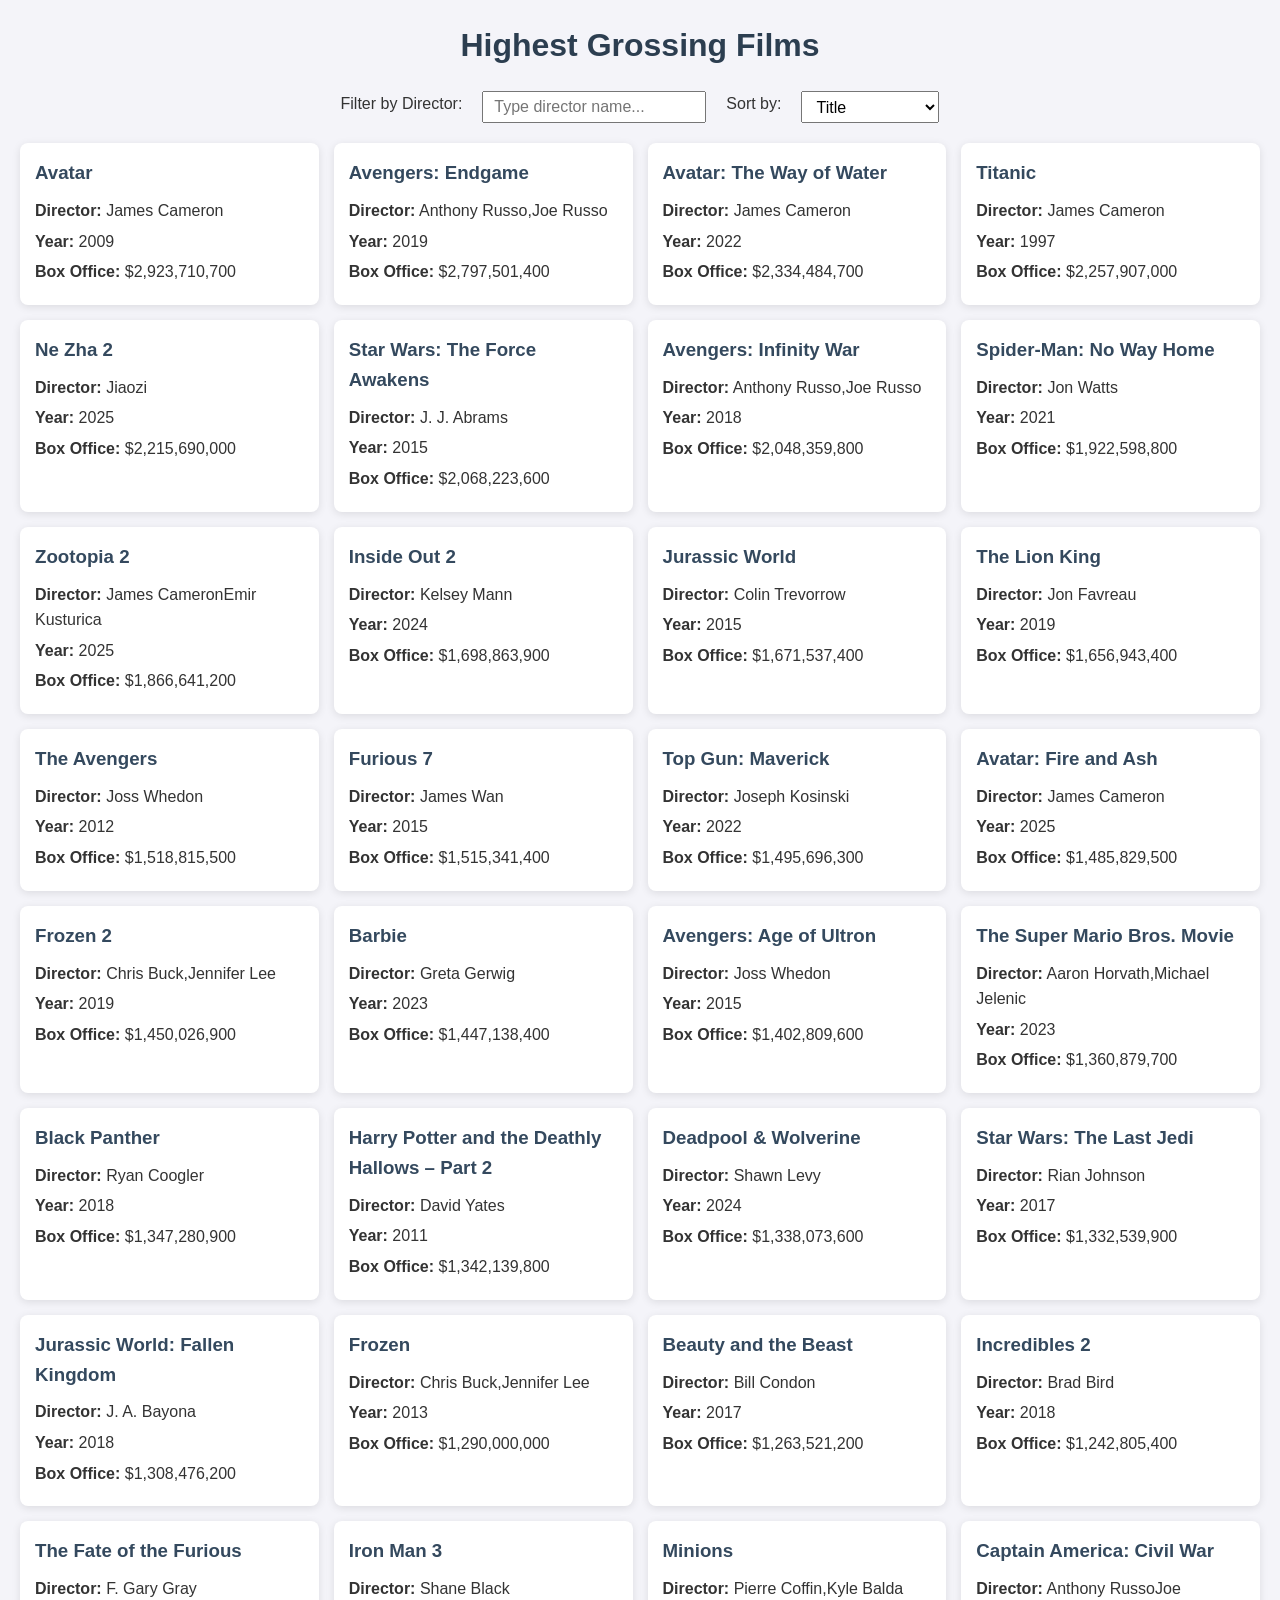
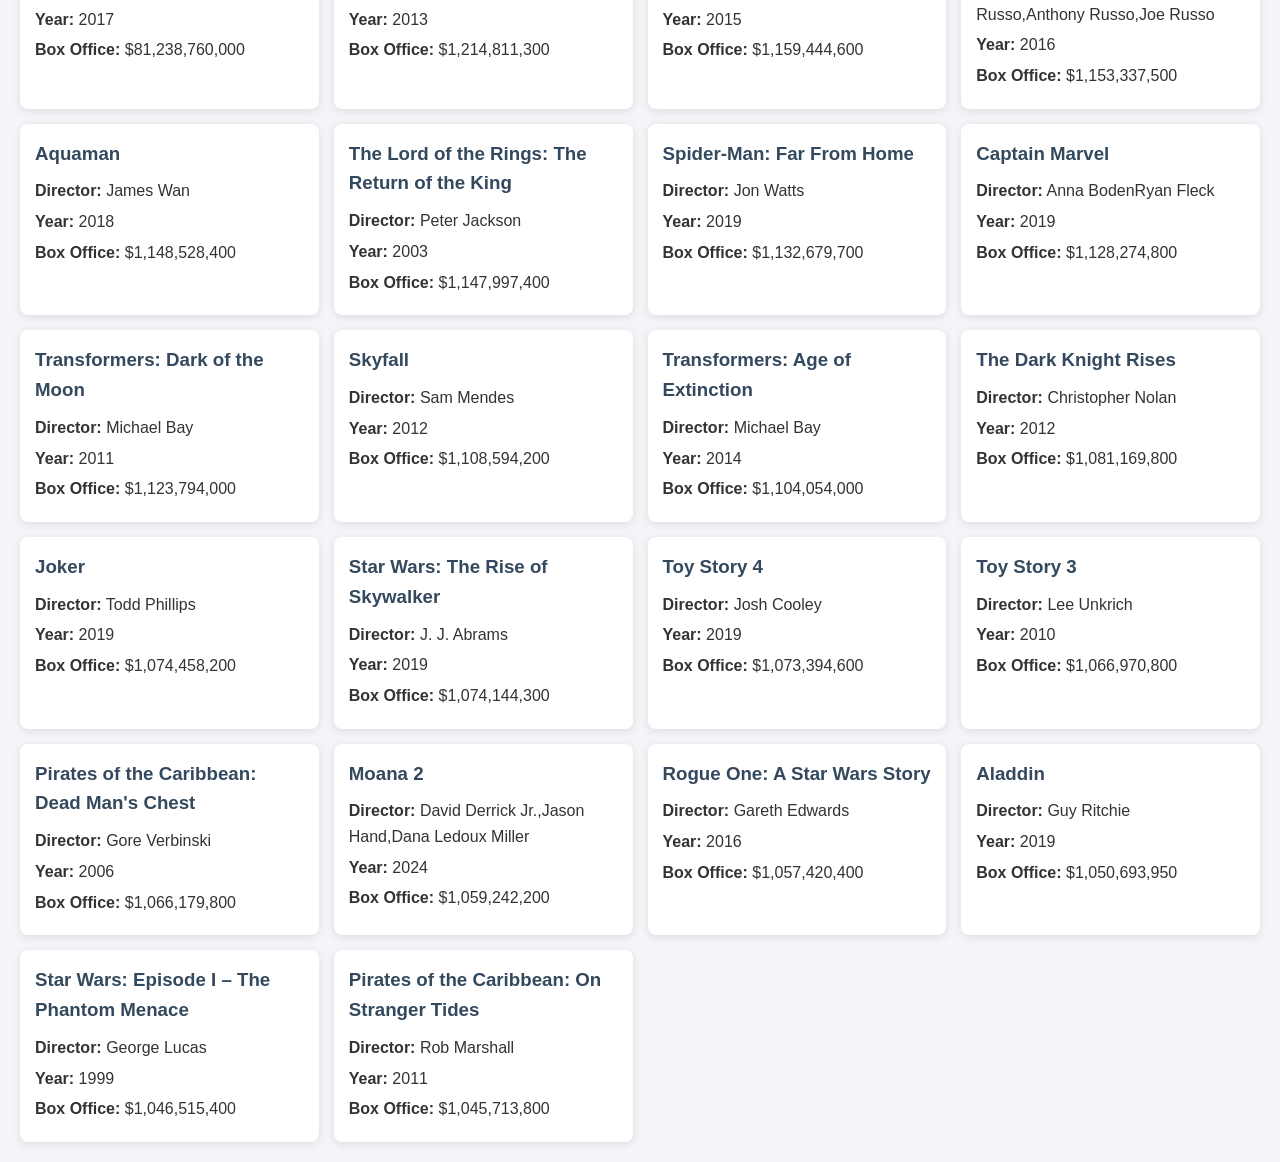
<file: web_page/index.html>
<!DOCTYPE html>
<html lang="en">
<head>
    <meta charset="UTF-8">
    <meta name="viewport" content="width=device-width, initial-scale=1.0">
    <title>Highest Grossing Films</title>
    <link rel="stylesheet" href="styles.css">
</head>
<body>
    <header>
        <h1>Highest Grossing Films</h1>
    </header>

    <section class="controls">
        <label for="filterDirector">Filter by Director:</label>
        <input type="text" id="filterDirector" placeholder="Type director name...">

        <label for="sortSelect">Sort by:</label>
        <select id="sortSelect">
            <option value="title">Title</option>
            <option value="year">Release Year</option>
            <option value="box_office">Box Office</option>
        </select>
    </section>

    <section id="filmsContainer" class="films-container">
        <!-- Films will be loaded here dynamically -->
    </section>

    <script src="script.js"></script>
</body>
</html>
</file>
<file: web_page/styles.css>
/* Basic Reset */
* {
    margin: 0;
    padding: 0;
    box-sizing: border-box;
    font-family: Arial, sans-serif;
}

/* Page Styling */
body {
    background-color: #f4f4f9;
    color: #333;
    line-height: 1.6;
    padding: 20px;
}

header {
    text-align: center;
    margin-bottom: 20px;
}

h1 {
    color: #2c3e50;
}

/* Controls */
.controls {
    display: flex;
    justify-content: center;
    gap: 20px;
    margin-bottom: 20px;
}

.controls input,
.controls select {
    padding: 5px 10px;
    font-size: 16px;
}

/* Films Container */
.films-container {
    display: grid;
    grid-template-columns: repeat(auto-fill, minmax(250px, 1fr));
    gap: 15px;
}

/* Film Card */
.film-card {
    background: white;
    border-radius: 8px;
    padding: 15px;
    box-shadow: 0 2px 8px rgba(0,0,0,0.1);
    transition: transform 0.2s;
}

.film-card:hover {
    transform: translateY(-5px);
}

.film-card h3 {
    color: #34495e;
    margin-bottom: 10px;
}

.film-card p {
    margin-bottom: 5px;
}
</file>
